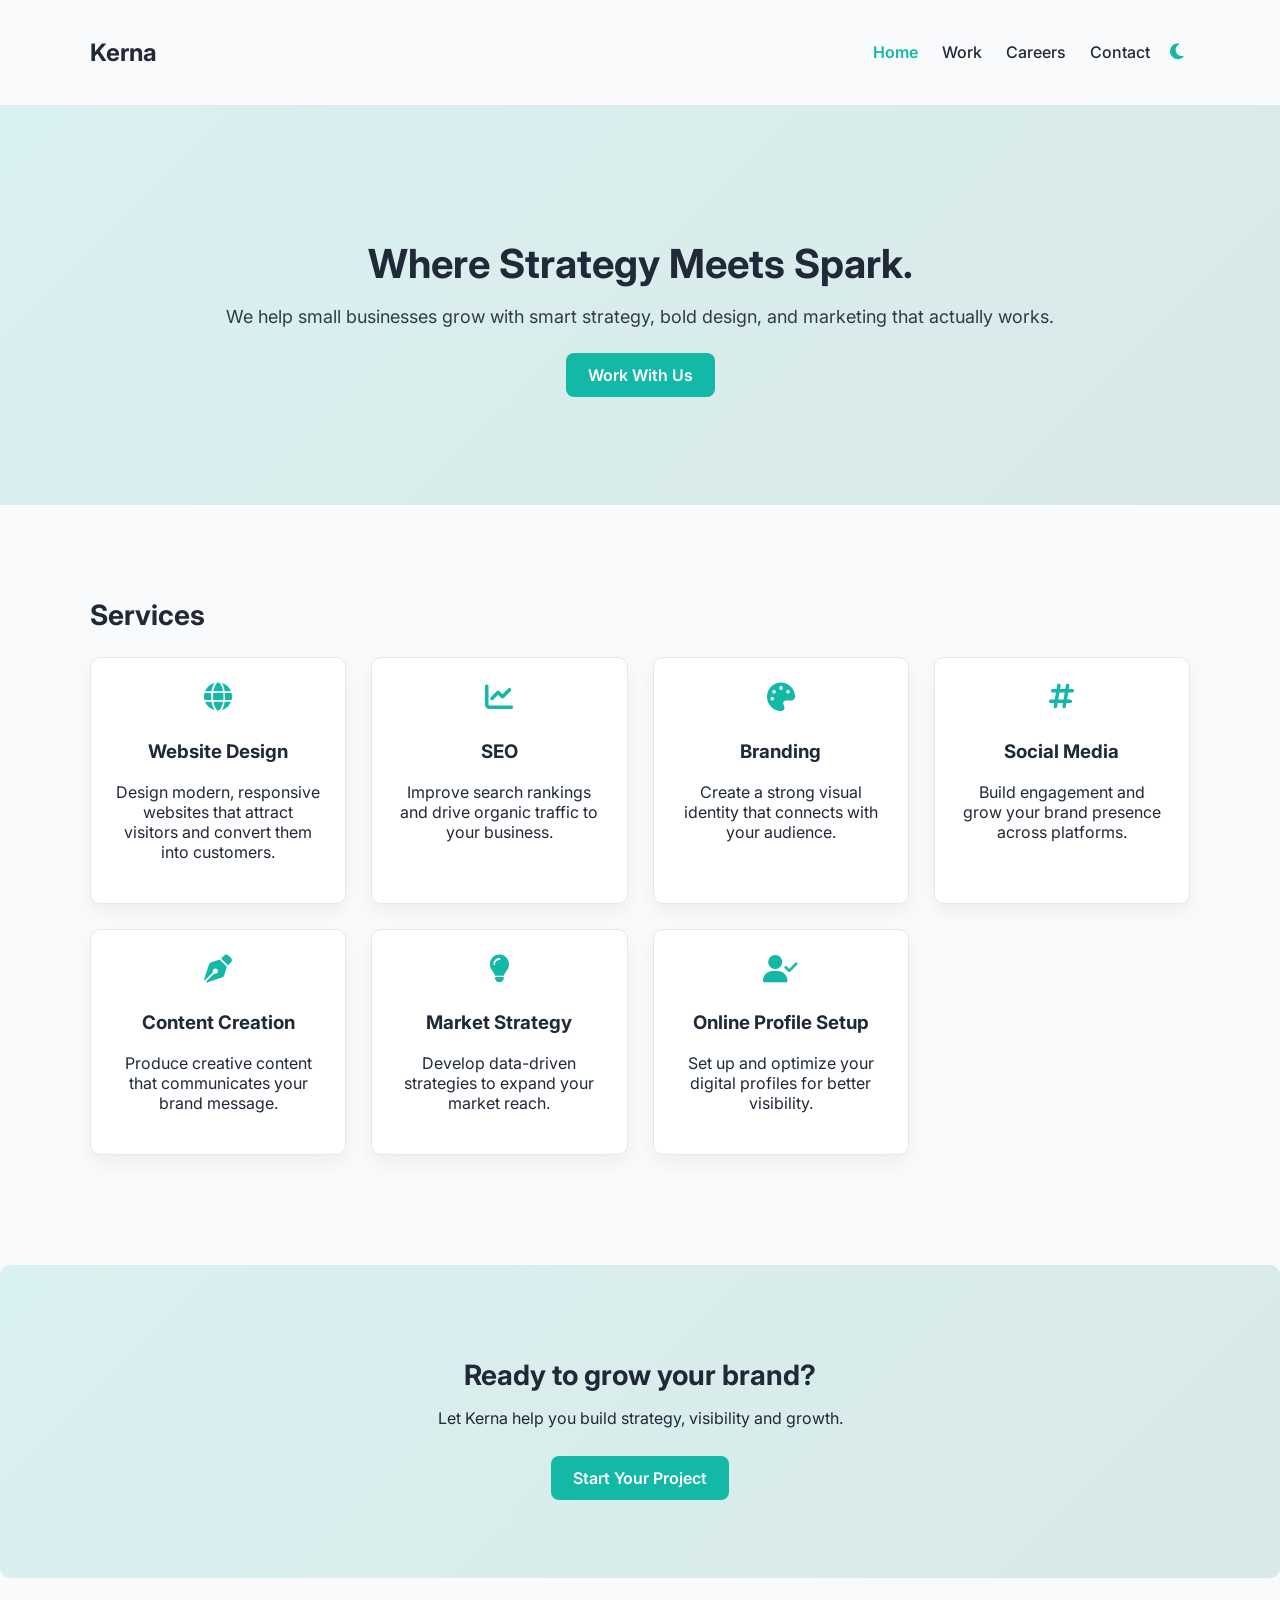
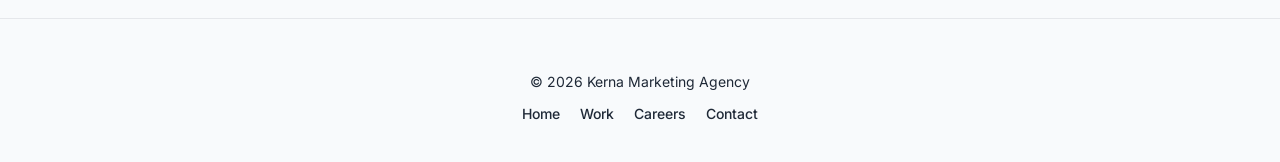
<file: index.html>
<!DOCTYPE html>
<html>

<head>
    <meta charset="UTF-8">
    <meta name="viewport" content="width=device-width, initial-scale=1">
    <title>Kerna</title>
    <link rel="stylesheet" href="style.css">
    <link rel="stylesheet" href="https://cdnjs.cloudflare.com/ajax/libs/font-awesome/6.5.0/css/all.min.css">
    <link href="https://fonts.googleapis.com/css2?family=Inter:wght@400;500;600;700&display=swap" rel="stylesheet">
    <script defer src="theme.js"></script>
</head>

<body>

    <header>
        <div class="container nav">
            <h2>Kerna</h2>
            <nav>
                <a href="index.html" class="active">Home</a>
                <a href="work.html">Work</a>
                <a href="careers.html">Careers</a>
                <a href="contact.html">Contact</a>
                <button id="themeToggle"><i class="fa-solid fa-moon"></i></button>
            </nav>
        </div>
    </header>

    <section class="hero">
        <div class="container">
            <h1>Where Strategy Meets Spark.</h1>
            <p>We help small businesses grow with smart strategy, bold design, and marketing that
                actually works.</p>
            <a class="btn" href="contact.html">Work With Us</a>
        </div>
    </section>

    <section class="section container">
        <h2>Services</h2>
        <div class="grid">

            <div class="card">
                <i class="fa-solid fa-globe"></i>
                <h3>Website Design</h3>
                <p>Design modern, responsive websites that attract visitors and convert them into customers.</p>
            </div>

            <div class="card">
                <i class="fa-solid fa-chart-line"></i>
                <h3>SEO</h3>
                <p>Improve search rankings and drive organic traffic to your business.</p>
            </div>

            <div class="card">
                <i class="fa-solid fa-palette"></i>
                <h3>Branding</h3>
                <p>Create a strong visual identity that connects with your audience.</p>
            </div>

            <div class="card">
                <i class="fa-solid fa-hashtag"></i>
                <h3>Social Media</h3>
                <p>Build engagement and grow your brand presence across platforms.</p>
            </div>

            <div class="card">
                <i class="fa-solid fa-pen-nib"></i>
                <h3>Content Creation</h3>
                <p>Produce creative content that communicates your brand message.</p>
            </div>

            <div class="card">
                <i class="fa-solid fa-lightbulb"></i>
                <h3>Market Strategy</h3>
                <p>Develop data-driven strategies to expand your market reach.</p>
            </div>

            <div class="card">
                <i class="fa-solid fa-user-check"></i>
                <h3>Online Profile Setup</h3>
                <p>Set up and optimize your digital profiles for better visibility.</p>
            </div>
        </div>
    </section>

    <section class="cta">
        <div class="container">

            <h2>Ready to grow your brand?</h2>
            <p>Let Kerna help you build strategy, visibility and growth.</p>

            <a class="btn" href="contact.html">Start Your Project</a>

        </div>
    </section>

    <footer>
        <div class="container">

            <p>© 2026 Kerna Marketing Agency</p>

            <div class="footer-nav">
                <a href="index.html">Home</a>
                <a href="work.html">Work</a>
                <a href="careers.html">Careers</a>
                <a href="contact.html">Contact</a>
            </div>

        </div>
    </footer>

</body>

</html>
</file>
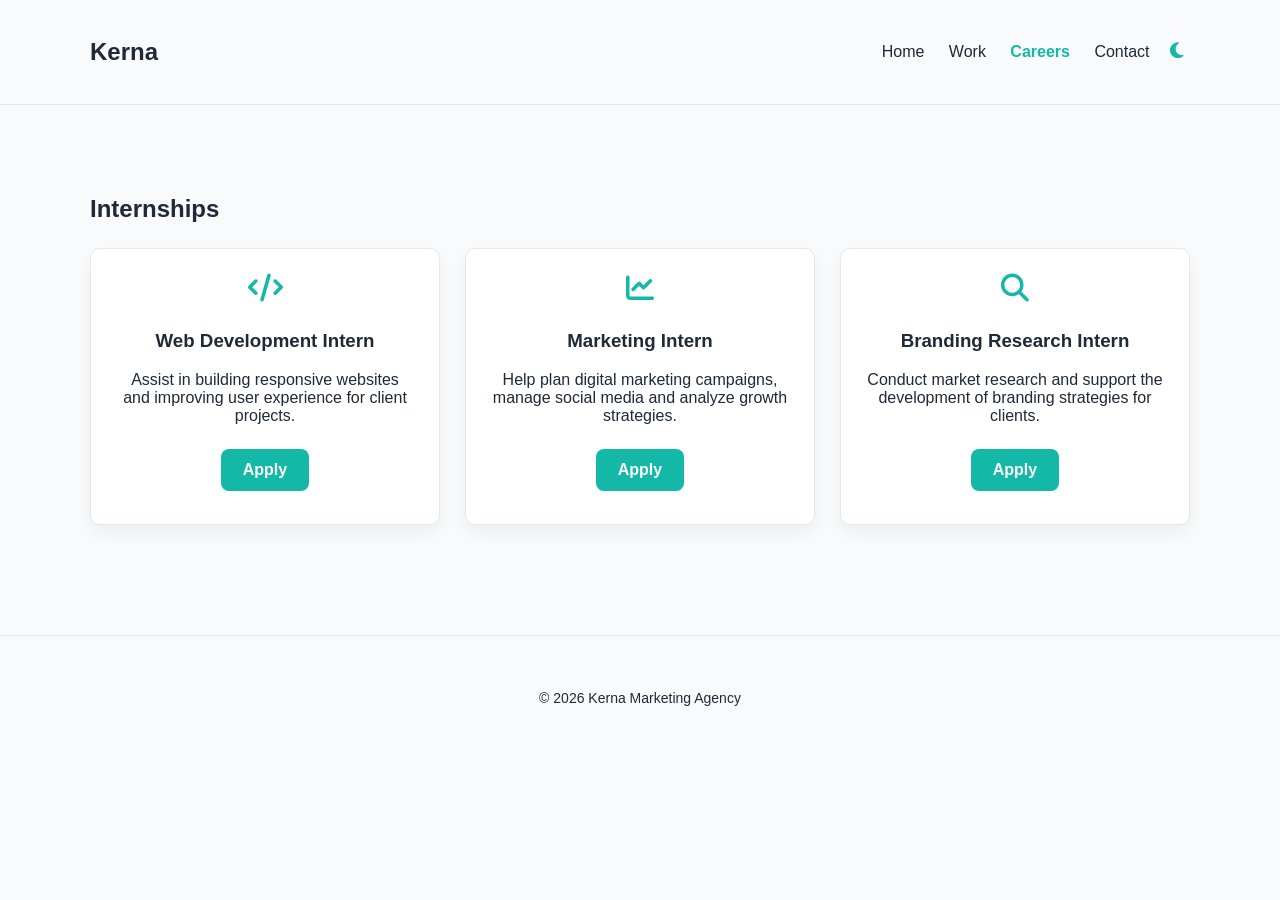
<file: careers.html>
<!DOCTYPE html>
<html>

<head>
    <meta charset="UTF-8">
    <title>Careers - Kerna</title>
    <link rel="stylesheet" href="https://cdnjs.cloudflare.com/ajax/libs/font-awesome/6.5.0/css/all.min.css">
    <link rel="stylesheet" href="style.css">

    <script defer src="theme.js"></script>
</head>

<body>

    <header>
        <div class="container nav">
            <h2>Kerna</h2>
            <nav>
                <a href="index.html">Home</a>
                <a href="work.html">Work</a>
                <a href="careers.html" class="active">Careers</a>
                <a href="contact.html">Contact</a>
                <button id="themeToggle"><i class="fa-solid fa-moon"></i></button>
            </nav>
        </div>
    </header>

    <section class="section container">
        <h1>Internships</h1>

        <div class="grid">

            <div class="card">
                <i class="fa-solid fa-code"></i>
                <h3>Web Development Intern</h3>
                <p>Assist in building responsive websites and improving user experience for client projects.</p>
                <a class="btn" href="contact.html">Apply</a>
            </div>

            <div class="card">
                <i class="fa-solid fa-chart-line"></i>
                <h3>Marketing Intern</h3>
                <p>Help plan digital marketing campaigns, manage social media and analyze growth strategies.</p>
                <a class="btn" href="contact.html">Apply</a>
            </div>

            <div class="card">
                <i class="fa-solid fa-magnifying-glass"></i>
                <h3>Branding Research Intern</h3>
                <p>Conduct market research and support the development of branding strategies for clients.</p>
                <a class="btn" href="contact.html">Apply</a>
            </div>

        </div>

    </section>
    <footer>
        <div class="container">
            <p>© 2026 Kerna Marketing Agency</p>
        </div>
    </footer>

</body>

</html>
</file>
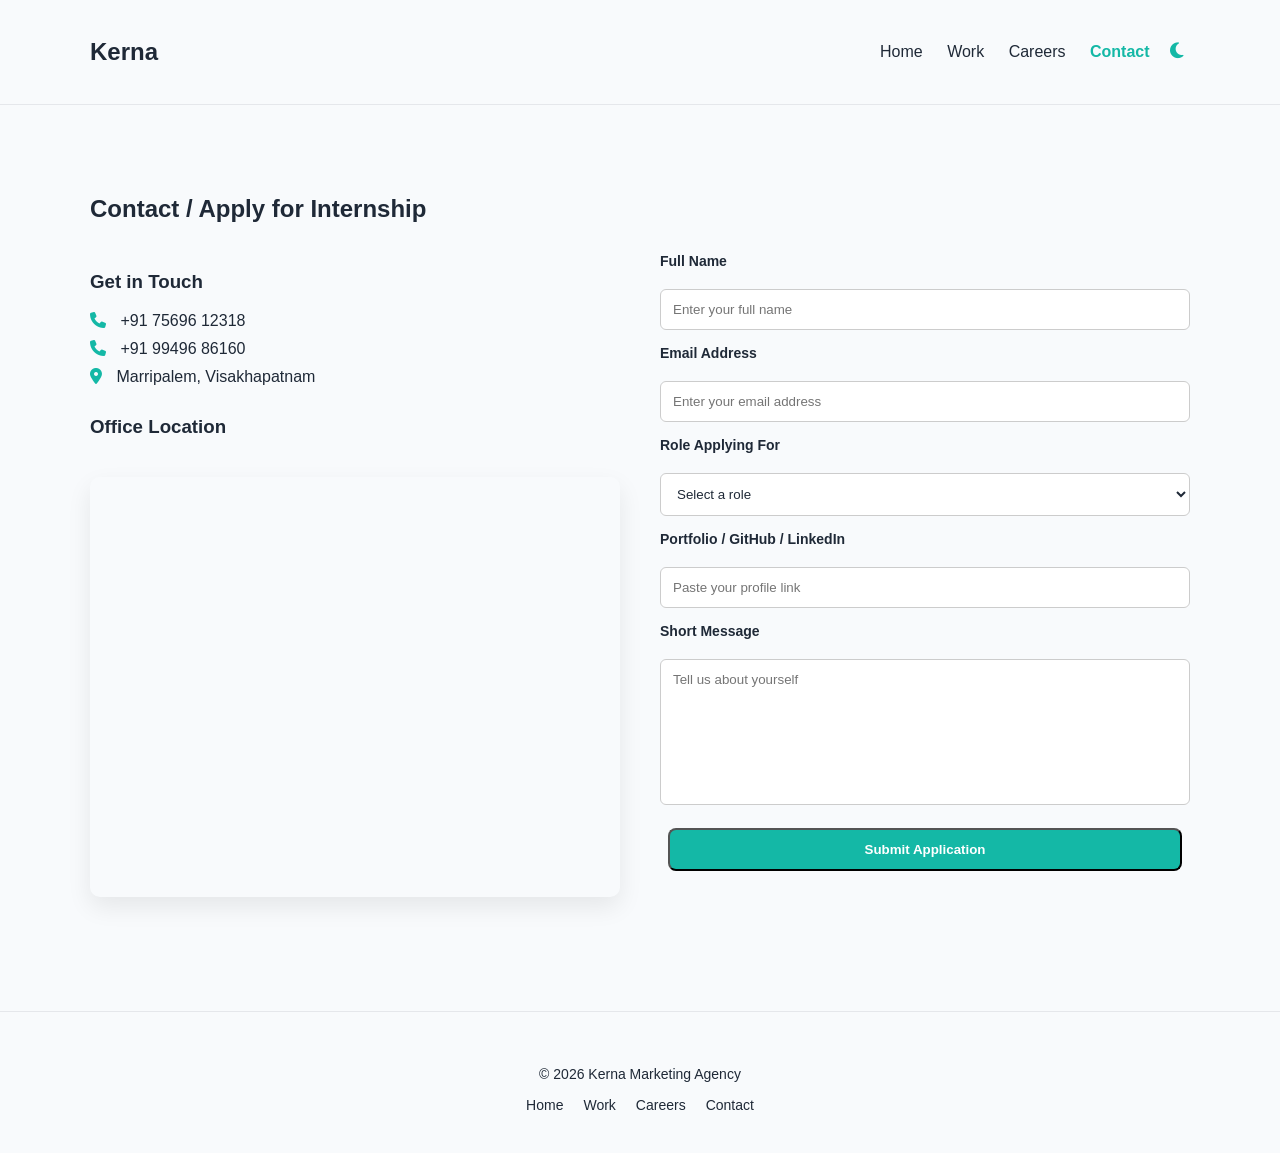
<file: contact.html>
<!DOCTYPE html>
<html>

<head>
    <meta charset="UTF-8">
    <meta name="viewport" content="width=device-width, initial-scale=1.0">
    <title>Contact - Kerna</title>

    <link rel="stylesheet" href="style.css">
    <link rel="stylesheet" href="https://cdnjs.cloudflare.com/ajax/libs/font-awesome/6.5.0/css/all.min.css">

    <script defer src="theme.js"></script>
</head>

<body>

    <header>
        <div class="container nav">
            <h2>Kerna</h2>
            <nav>
                <a href="index.html">Home</a>
                <a href="work.html">Work</a>
                <a href="careers.html">Careers</a>
                <a href="contact.html" class="active">Contact</a>
                <button id="themeToggle"><i class="fa-solid fa-moon"></i></button>
            </nav>
        </div>
    </header>


    <section class="section container">

        <h1>Contact / Apply for Internship</h1>

        <div class="contact-grid">

            <div class="contact-info">

                <h3>Get in Touch</h3>

                <p><i class="fa-solid fa-phone"></i> +91 75696 12318</p>
                <p><i class="fa-solid fa-phone"></i> +91 99496 86160</p>
                <p><i class="fa-solid fa-location-dot"></i> Marripalem, Visakhapatnam</p>

                <h3 style="margin-top:30px;">Office Location</h3>

                <iframe src="https://www.google.com/maps?q=17.74319497588421,83.24420142282327&output=embed"
                    loading="lazy">
                </iframe>

            </div>

            <div class="contact-form">

                <form id="applyForm">

                    <label>Full Name</label>
                    <input type="text" placeholder="Enter your full name" required>

                    <label>Email Address</label>
                    <input type="email" placeholder="Enter your email address" required>

                    <label>Role Applying For</label>
                    <select required>
                        <option value="">Select a role</option>
                        <option>Web Development Intern</option>
                        <option>Marketing / Sales Intern</option>
                        <option>Branding & Research Intern</option>
                    </select>

                    <label>Portfolio / GitHub / LinkedIn</label>
                    <input type="text" placeholder="Paste your profile link">

                    <label>Short Message</label>
                    <textarea placeholder="Tell us about yourself"></textarea>

                    <button class="btn">Submit Application</button>

                </form>

            </div>

        </div>

    </section>


    <footer>
        <div class="container">

            <p>© 2026 Kerna Marketing Agency</p>

            <div class="footer-nav">
                <a href="index.html">Home</a>
                <a href="work.html">Work</a>
                <a href="careers.html">Careers</a>
                <a href="contact.html">Contact</a>
            </div>

        </div>
    </footer>

</body>

</html>
</file>
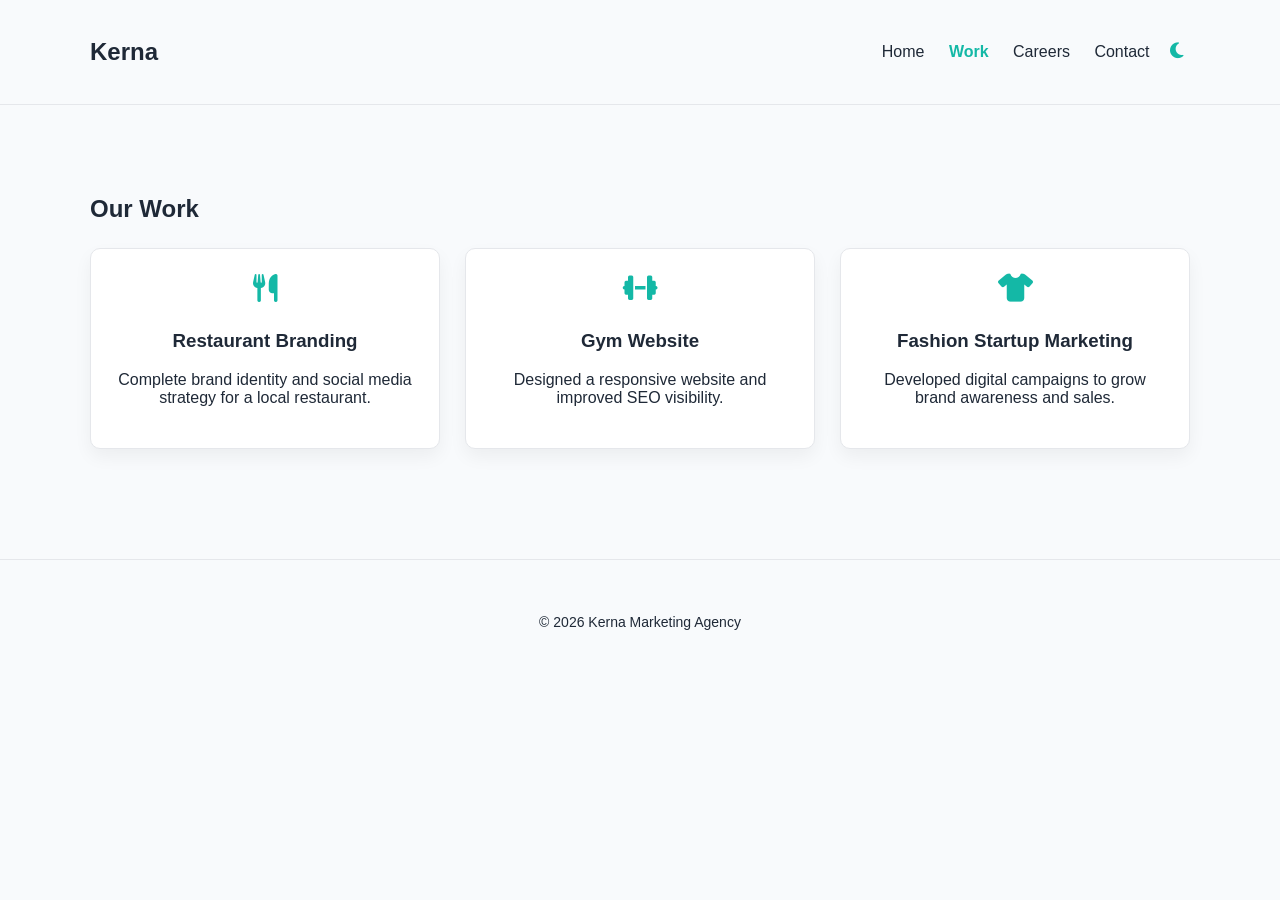
<file: work.html>
<!DOCTYPE html>
<html>

<head>
    <meta charset="UTF-8">
    <title>Work - Kerna</title>
    <link rel="stylesheet" href="style.css">
    <link rel="stylesheet" href="https://cdnjs.cloudflare.com/ajax/libs/font-awesome/6.5.0/css/all.min.css">
    <script defer src="theme.js"></script>
</head>

<body>

    <header>
        <div class="container nav">
            <h2>Kerna</h2>
            <nav>
                <a href="index.html">Home</a>
                <a href="work.html" class="active">Work</a>
                <a href="careers.html">Careers</a>
                <a href="contact.html">Contact</a>
                <button id="themeToggle"><i class="fa-solid fa-moon"></i></button>
            </nav>
        </div>
    </header>
    <section class="section container">
        <h1>Our Work</h1>

        <div class="grid">

            <div class="card">
                <i class="fa-solid fa-utensils"></i>
                <h3>Restaurant Branding</h3>
                <p>Complete brand identity and social media strategy for a local restaurant.</p>
            </div>

            <div class="card">
                <i class="fa-solid fa-dumbbell"></i>
                <h3>Gym Website</h3>
                <p>Designed a responsive website and improved SEO visibility.</p>
            </div>

            <div class="card">
                <i class="fa-solid fa-shirt"></i>
                <h3>Fashion Startup Marketing</h3>
                <p>Developed digital campaigns to grow brand awareness and sales.</p>
            </div>

        </div>

    </section>

    <footer>
        <div class="container">
            <p>© 2026 Kerna Marketing Agency</p>
        </div>
    </footer>

</body>

</html>
</file>
<file: style.css>
:root {
    --bg: #f8fafc;
    --text: #1f2937;
    --accent: #14b8a6;
    --accent-dark: #0f766e;
    --card: #ffffff;
    --border: #e5e7eb;
}

[data-theme="dark"] {
    --bg: #0f172a;
    --text: #f9fafb;
    --card: #1f2937;
    --border: #334155;
}

body {
    margin: 0;
    font-family: 'Inter', sans-serif;
    background: var(--bg);
    color: var(--text);
}

.container {
    width: 90%;
    max-width: 1100px;
    margin: auto;
}

header {
    border-bottom: 1px solid var(--border);
}

.nav {
    display: flex;
    justify-content: space-between;
    align-items: center;
    padding: 18px 0;
}

nav a {
    margin: 0 10px;
    text-decoration: none;
    color: var(--text);
    font-weight: 500;
    transition: 0.3s;
}

nav a:hover {
    color: var(--accent);
}

nav a.active {
    color: var(--accent);
    font-weight: 600;
}

.hero {
    padding: 100px 0;
    text-align: center;
    background: linear-gradient(135deg, #14b8a622, #0f766e22);
}

.hero h1 {
    font-size: 40px;
    margin-bottom: 10px;
}

.hero p {
    font-size: 18px;
    opacity: .9;
}

.btn {
    background: var(--accent);
    padding: 12px 22px;
    border-radius: 8px;
    color: white;
    text-decoration: none;
    margin: 8px;
    display: inline-block;
    font-weight: 600;
    transition: 0.3s;
}

.btn:hover {
    background: var(--accent-dark);
    transform: translateY(-2px);
}

.section {
    padding: 70px 0;
}

.section h2 {
    margin-bottom: 10px;
    font-size: 28px;
}

.grid {
    display: grid;
    grid-template-columns: repeat(auto-fit, minmax(220px, 1fr));
    gap: 25px;
    margin-top: 25px;
}

.card {
    background: var(--card);
    padding: 25px;
    border-radius: 10px;
    text-align: center;
    border: 1px solid var(--border);
    box-shadow: 0 8px 18px rgba(0, 0, 0, 0.05);
    transition: all 0.3s ease;
    position: relative;
    overflow: hidden;
}

.card i {
    font-size: 28px;
    color: var(--accent);
    margin-bottom: 10px;
    transition: 0.3s;
}

.card:hover {
    transform: translateY(-8px);
    box-shadow: 0 18px 35px rgba(0, 0, 0, 0.12);
    border-color: var(--accent);
}

.card:hover i {
    transform: scale(1.1);
    color: var(--accent-dark);
}

footer {
    text-align: center;
    padding: 40px 0;
    border-top: 1px solid var(--border);
    margin-top: 40px;
    font-size: 14px;
}

.footer-nav {
    margin-top: 15px;
    display: flex;
    justify-content: center;
    gap: 20px;
    flex-wrap: wrap;
}

.footer-nav a {
    text-decoration: none;
    color: var(--text);
    font-size: 14px;
    font-weight: 500;
    transition: 0.3s;
}

.footer-nav a:hover {
    color: var(--accent);
}

#themeToggle {
    border: none;
    background: none;
    font-size: 18px;
    cursor: pointer;
}

i {
    color: #14b8a6;
}

[data-theme="dark"] i {
    color: #facc15;
}

.contact-grid {
    display: grid;
    grid-template-columns: 1fr 1fr;
    gap: 40px;
    margin-top: 30px;
}

.contact-info p {
    margin: 10px 0;
    font-size: 16px;
}

.contact-info i {
    margin-right: 10px;
    color: #14b8a6;
}

.contact-form form {
    display: flex;
    flex-direction: column;
    gap: 15px;
}

.contact-form input,
.contact-form select,
.contact-form textarea {
    padding: 12px;
    border-radius: 6px;
    border: 1px solid #ccc;
    font-family: inherit;
    background: var(--card);
    color: var(--text);
    transition: 0.2s;
}

.contact-form input:focus,
.contact-form select:focus,
.contact-form textarea:focus {
    outline: none;
    border-color: var(--accent);
    box-shadow: 0 0 0 2px rgba(20, 184, 166, 0.2);
}

#applyForm label {
    font-size: 14px;
    font-weight: 600;
    margin-bottom: 5px;
}
.contact-form textarea {
    height: 120px;
    resize: none;
}
iframe {
    width: 100%;
    height: 420px;
    border: 0;
    margin-top: 20px;
    border-radius: 10px;
    box-shadow: 0 10px 25px rgba(0, 0, 0, 0.08);
}

@media (max-width:768px) {

    .contact-grid {
        grid-template-columns: 1fr;
    }

    .hero h1 {
        font-size: 30px;
    }

}

[data-theme="dark"] .contact-form input,
[data-theme="dark"] .contact-form select,
[data-theme="dark"] .contact-form textarea {
    background: #1f2937;
    color: #ffffff;
    border: 1px solid #374151;
}

[data-theme="dark"] .contact-form input::placeholder,
[data-theme="dark"] .contact-form textarea::placeholder {
    color: #d1d5db;
}

.cta {
    text-align: center;
    padding: 70px 0;
    background: linear-gradient(135deg, #14b8a622, #0f766e22);
    border-radius: 10px;
    margin: 40px 0;
}

.cta h2 {
    margin-bottom: 10px;
    font-size: 28px;
}

.cta p {
    margin-bottom: 20px;
    font-size: 16px;
    color: var(--text);
}
</file>
